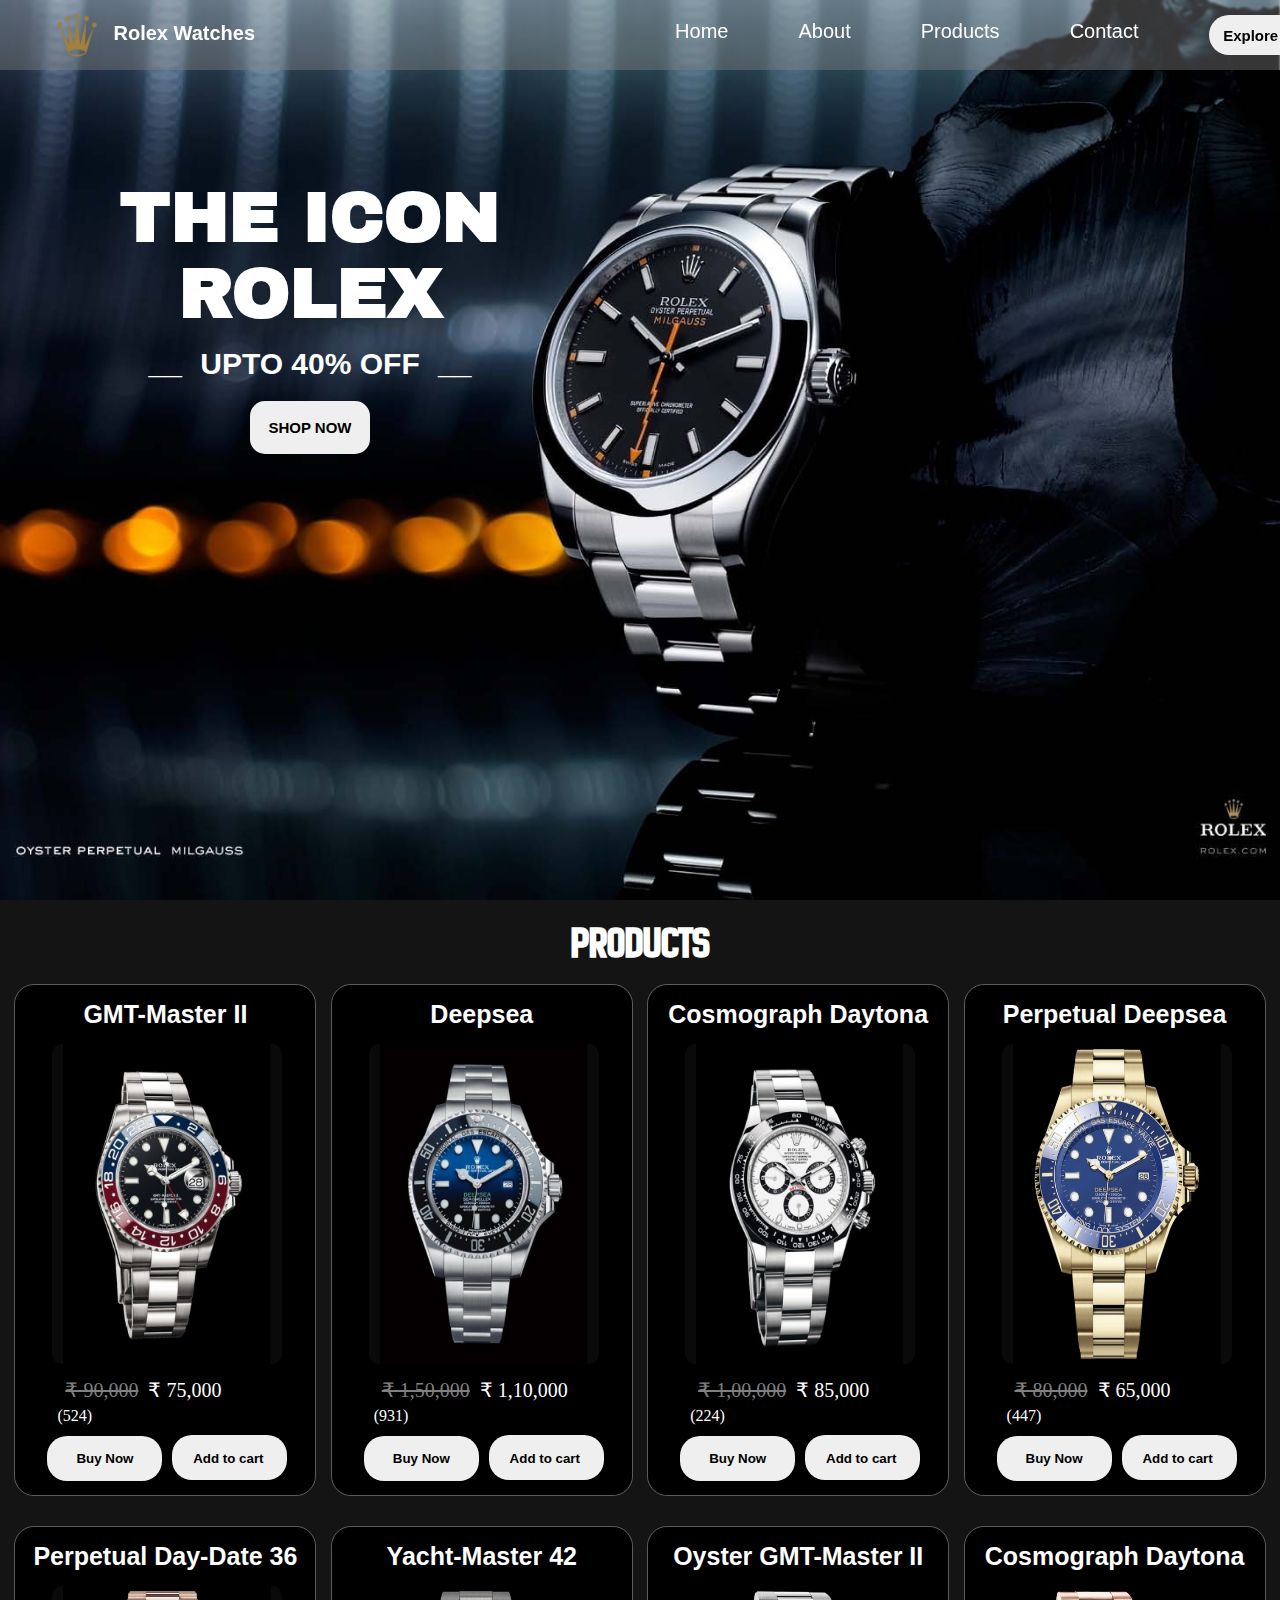
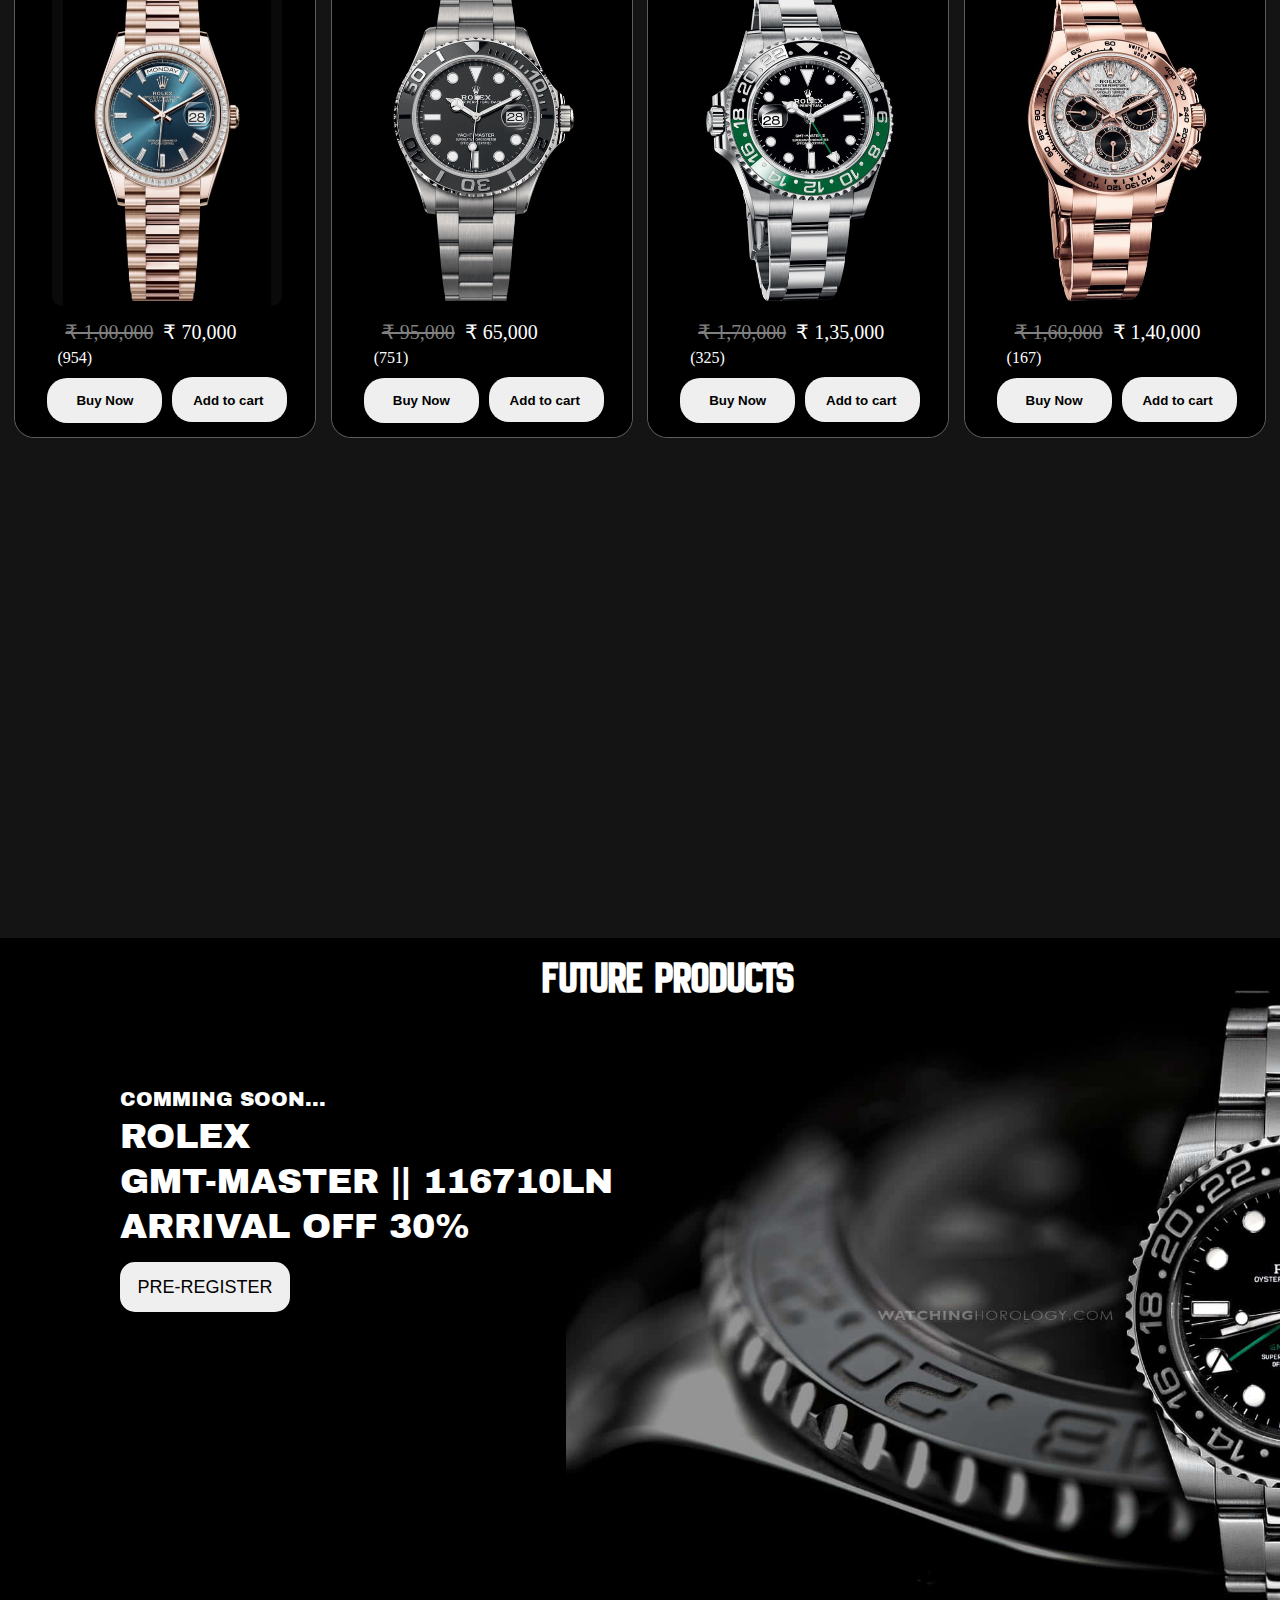
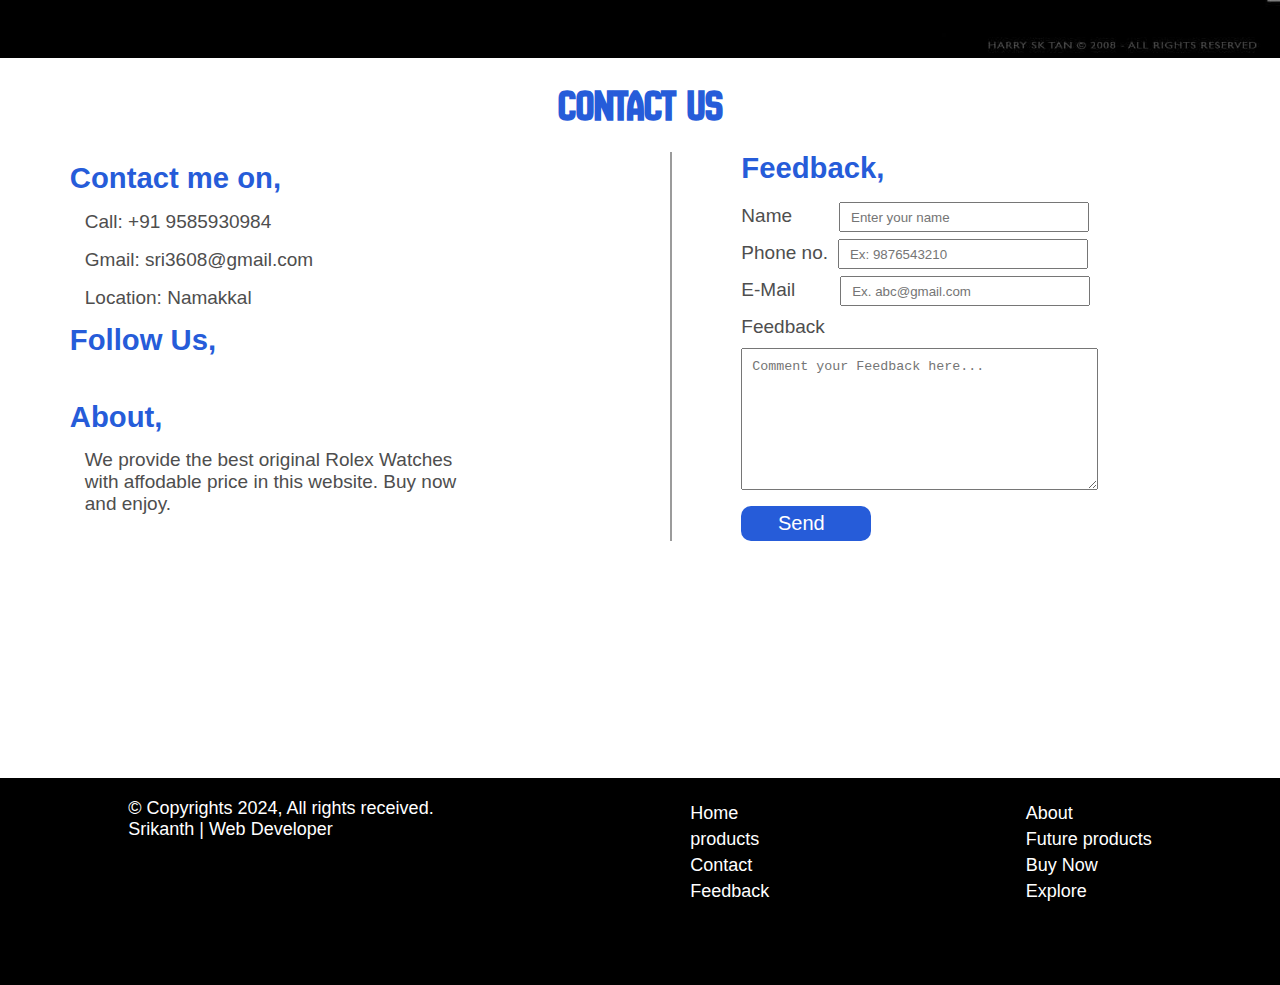
<file: index.html>
<!DOCTYPE html>
<html lang="en">

<head>
    <meta charset="UTF-8">
    <meta name="viewport" content="width=device-width, initial-scale=1.0">
    <link rel="stylesheet" href="https://cdnjs.cloudflare.com/ajax/libs/font-awesome/6.6.0/css/all.min.css"
        integrity="sha512-Kc323vGBEqzTmouAECnVceyQqyqdsSiqLQISBL29aUW4U/M7pSPA/gEUZQqv1cwx4OnYxTxve5UMg5GT6L4JJg=="
        crossorigin="anonymous" referrerpolicy="no-referrer" />
    <link
        href="https://fonts.googleapis.com/css2?family=Archivo+Black&family=Bangers&family=New+Amsterdam&family=Permanent+Marker&family=Sriracha&family=Yanone+Kaffeesatz:wght@200..700&display=swap"
        rel="stylesheet">
    <link rel="stylesheet" href="style.css">
    <link rel="shortcut icon" href="./img/logo.png" type="image/x-icon">
    <title>Rolex</title>
</head>
 
<body>
    <div class="pages" id="pages">
        <div class="container">
            <header>
                <img src="./img/logo.png" alt="">
                <p>Rolex Watches</p>
            </header>
            <nav>
                <ul>
                    <li><a href="#pages">Home</a></li>
                    <li><a href="#number">About</a></li>
                    <li><a href="#buy">Products</a></li>
                    <li><a href="#number">Contact</a></li>
                    <li><button>Explore Now</button></li>
                </ul>
            </nav>
        </div>
        <div class="maincont" id="maincont">
            <h1>THE ICON</h1>
            <h1>ROLEX</h1>
            <h3><span>__</span> UPTO 40% OFF <span>__</span></h3>
            <button>SHOP NOW</button>
            <div class="social">
                <a href="https://wa.me/9585930984" target="_blank"><i class="fa-brands fa-whatsapp"
                        id="whatsapp"></i></a>
                <a href="https://www.instagram.com/_srikanth_s_sri_/" target="_blank"><i class="fa-brands fa-instagram"
                        id="instagram"></i></a>
                <a href="https://www.facebook.com/profile.php?id=100036920080630&mibextid=ZbWKwL" target="_blank"><i
                        class="fa-brands fa-facebook" id="facebook"></i></a>
                <a href="https://www.youtube.com" target="_blank"><i class="fa-brands fa-youtube" id="youtube"></i></a>
            </div>
        </div>
    </div>
    <!-- first end -->
    <section class="buy" id="buy">
        <h1>Products</h1>
        <div class="contimg">
            <div class="products">
                <div class="images">
                    <h1>GMT-Master II</h1>
                    <img src="./img/rolex 1.jpg" alt="">
                    <p><span class="str">₹ 90,000</span><span class="price">₹ 75,000</span></p>
                    <div class="icons">
                        <i class="fa-solid fa-star" style="color: #FFD43B;"></i>
                        <i class="fa-solid fa-star" style="color: #FFD43B;"></i>
                        <i class="fa-solid fa-star" style="color: #FFD43B;"></i>
                        <i class="fa-regular fa-star" style="color: #FFD43B;"></i>
                        <i class="fa-regular fa-star" style="color: #FFD43B;"></i><span class="rev">(524)</span><br>
                        <button class="byebtn">Buy Now</button><button class="cartbtn">Add to cart<i
                                class="fa-solid fa-cart-shopping" style="color: #ff8838;"></i></button>
                    </div>
                </div>
            </div>
            <div class="products">
                <div class="images">
                    <h1>Deepsea</h1>
                    <img src="./img/rolex 2.jpg" alt="">
                    <p><span class="str">₹ 1,50,000</span><span class="price">₹ 1,10,000</span></p>
                    <div class="icons">
                        <i class="fa-solid fa-star" style="color: #FFD43B;"></i>
                        <i class="fa-solid fa-star" style="color: #FFD43B;"></i>
                        <i class="fa-regular fa-star" style="color: #FFD43B;"></i>
                        <i class="fa-regular fa-star" style="color: #FFD43B;"></i>
                        <i class="fa-regular fa-star" style="color: #FFD43B;"></i><span class="rev">(931)</span><br>
                        <button class="byebtn">Buy Now</button><button class="cartbtn">Add to cart<i
                                class="fa-solid fa-cart-shopping" style="color: #ff8838;"></i></button>
                    </div>
                </div>
            </div>
            <div class="products">
                <div class="images">
                    <h1>Cosmograph Daytona</h1>
                    <img src="./img/rolex 3.jpg" alt="">
                    <p><span class="str">₹ 1,00,000</span><span class="price">₹ 85,000</span></p>
                    <div class="icons">
                        <i class="fa-solid fa-star" style="color: #FFD43B;"></i>
                        <i class="fa-solid fa-star" style="color: #FFD43B;"></i>
                        <i class="fa-solid fa-star" style="color: #FFD43B;"></i>
                        <i class="fa-solid fa-star" style="color: #FFD43B;"></i>
                        <i class="fa-regular fa-star" style="color: #FFD43B;"></i><span class="rev">(224)</span><br>
                        <button class="byebtn">Buy Now</button><button class="cartbtn">Add to cart<i
                                class="fa-solid fa-cart-shopping" style="color: #ff8838;"></i></button>
                    </div>
                </div>
            </div>
            <div class="products">
                <div class="images">
                    <h1>Perpetual Deepsea</h1>
                    <img src="./img/rolex 4.jpg" alt="">
                    <p><span class="str">₹ 80,000</span><span class="price">₹ 65,000</span></p>
                    <div class="icons">
                        <i class="fa-solid fa-star" style="color: #FFD43B;"></i>
                        <i class="fa-solid fa-star" style="color: #FFD43B;"></i> <i class="fa-regular fa-star"
                            style="color: #FFD43B;"></i>
                        <i class="fa-regular fa-star" style="color: #FFD43B;"></i>
                        <i class="fa-regular fa-star" style="color: #FFD43B;"></i><span class="rev">(447)</span><br>
                        <button class="byebtn">Buy Now</button><button class="cartbtn">Add to cart<i
                                class="fa-solid fa-cart-shopping" style="color: #ff8838;"></i></button>
                    </div>
                </div>
            </div>
            <div class="products">
                <div class="images">
                    <h1>Perpetual Day-Date 36</h1>
                    <img src="./img/rolex 5.jpg" alt="">
                    <p><span class="str">₹ 1,00,000</span><span class="price">₹ 70,000</span></p>
                    <div class="icons">
                        <i class="fa-solid fa-star" style="color: #FFD43B;"></i>
                        <i class="fa-solid fa-star" style="color: #FFD43B;"></i>
                        <i class="fa-solid fa-star" style="color: #FFD43B;"></i>
                        <i class="fa-solid fa-star" style="color: #FFD43B;"></i>
                        <i class="fa-regular fa-star" style="color: #FFD43B;"></i><span class="rev">(954)</span><br>
                        <button class="byebtn">Buy Now</button><button class="cartbtn">Add to cart<i
                                class="fa-solid fa-cart-shopping" style="color: #ff8838;"></i></button>
                    </div>
                </div>
            </div>
            <div class="products">
                <div class="images">
                    <h1>Yacht-Master 42</h1>
                    <img src="./img/rolex 6.jpg" alt="">
                    <p><span class="str">₹ 95,000</span><span class="price">₹ 65,000</span></p>
                    <div class="icons">
                        <i class="fa-solid fa-star" style="color: #FFD43B;"></i>
                        <i class="fa-solid fa-star" style="color: #FFD43B;"></i>
                        <i class="fa-solid fa-star" style="color: #FFD43B;"></i>
                        <i class="fa-regular fa-star" style="color: #FFD43B;"></i>
                        <i class="fa-regular fa-star" style="color: #FFD43B;"></i><span class="rev">(751)</span><br>
                        <button class="byebtn">Buy Now</button><button class="cartbtn">Add to cart<i
                                class="fa-solid fa-cart-shopping" style="color: #ff8838;"></i></button>
                    </div>
                </div>
            </div>
            <div class="products">
                <div class="images">
                    <h1>Oyster GMT-Master II</h1>
                    <img src="./img/rolex 7.jpg" alt="">
                    <p><span class="str">₹ 1,70,000</span><span class="price">₹ 1,35,000</span></p>
                    <div class="icons">
                        <i class="fa-solid fa-star" style="color: #FFD43B;"></i>
                        <i class="fa-solid fa-star" style="color: #FFD43B;"></i>
                        <i class="fa-regular fa-star" style="color: #FFD43B;"></i>
                        <i class="fa-regular fa-star" style="color: #FFD43B;"></i>
                        <i class="fa-regular fa-star" style="color: #FFD43B;"></i><span class="rev">(325)</span><br>
                        <button class="byebtn">Buy Now</button><button class="cartbtn">Add to cart<i
                                class="fa-solid fa-cart-shopping" style="color: #ff8838;"></i></button>
                    </div>
                </div>
            </div>
            <div class="products">
                <div class="images">
                    <h1>Cosmograph Daytona</h1>
                    <img src="./img/rolex 8.jpg" alt="">
                    <p><span class="str">₹ 1,60,000</span><span class="price">₹ 1,40,000</span></p>
                    <div class="icons">
                        <i class="fa-solid fa-star" style="color: #FFD43B;"></i>
                        <i class="fa-solid fa-star" style="color: #FFD43B;"></i>
                        <i class="fa-solid fa-star" style="color: #FFD43B;"></i>
                        <i class="fa-solid fa-star" style="color: #FFD43B;"></i>
                        <i class="fa-regular fa-star" style="color: #FFD43B;"></i><span class="rev">(167)</span><br>
                        <button class="byebtn">Buy Now</button><button class="cartbtn">Add to cart<i
                                class="fa-solid fa-cart-shopping" style="color: #ff8838;"></i></button>
                    </div>
                </div>
            </div>
        </div>
    </section>
    <!-- product end -->
    <section class="future" id="future">
        <img src="./img/futute bg.jpg" alt="">
        <h1 class="hd">Future Products</h1>
        <div class="futurecont">
            <p class="comsoon">COMMING SOON...</p>
            <p>ROLEX</p>
            <p>GMT-MASTER || 116710LN</p>
            <p>ARRIVAL OFF <span>30%</span></p>
            <button>PRE-REGISTER</button>
        </div>
    </section>
    <!-- end -->
    <section class="contact">
        <h1>Contact Us</h1>
        <div class="contflex">
            <div class="number" id="number">
                <h3><i class="fa-solid fa-user" style="color: #265cd9"></i> Contact me on,</h3>
                <p><i class="fa-solid fa-phone" style="color: gray;"></i> Call: +91 9585930984</p>
                <p><i class="fa-solid fa-envelope" style="color: gray;"></i> Gmail: sri3608@gmail.com</p>
                <p><i class="fa-solid fa-location-dot" style="color: gray;"></i> Location: Namakkal</p>
                <h3>Follow Us,</h3>
                <div class="social2">

                    <a href="https://wa.me/9585930984" target="_blank"><i class="fa-brands fa-whatsapp"
                            id="whatsapp"></i></a>
                    <a href="https://www.instagram.com/_srikanth_s_sri_/" target="_blank"><i
                            class="fa-brands fa-instagram" id="instagram"></i></a>
                    <a href="https://www.facebook.com/profile.php?id=100036920080630&mibextid=ZbWKwL" target="_blank"><i
                            class="fa-brands fa-facebook" id="facebook"></i></a>
                    <a href="https://www.youtube.com" target="_blank"><i class="fa-brands fa-youtube"
                            id="youtube"></i></a>
                </div>
                <h3>About,</h3>
                <p>We provide the best original Rolex Watches with affodable price in this website. Buy now and enjoy.
                </p>

            </div>
            <div class="bar"></div>
            <div class="feedback">
                <h3><i class="fa-solid fa-comment" style="color: #265cd9;"></i> Feedback,</h3>
                <label for="name" class="r1">Name</label><input type="text" name="name"
                    placeholder="Enter your name"><br>
                <label for="phoneno">Phone no.</label><input type="text" name="phoneno"
                    placeholder="Ex: 9876543210"><br>
                <label for="emil" class="r2">E-Mail</label><input type="text" name="emil"
                    placeholder="Ex. abc@gmail.com"><br>
                <p>Feedback</p><textarea name="" id="" cols="40" rows="8"
                    placeholder="Comment your Feedback here..."></textarea><br>
                <button>Send<i class="fa-solid fa-paper-plane"></i></button>
            </div>
        </div>
    </section>
    <!-- end -->
    <footer>
        <div>
            <p>&copy; Copyrights 2024, All rights received.</p>
            <p class="sr">Srikanth | Web Developer</p>
        </div>
        <div>
            <a href="#pages">Home</a>
            <a href="#buy">products</a>
            <a href="#number">Contact</a>
            <a href="#number">Feedback</a>
        </div>
        <div>
            <a href="#number">About</a>
            <a href="#future">Future products</a>
            <a href="#buy">Buy Now</a>
            <a href="#pages">Explore</a>
        </div>
    </footer>
</body>

</html>
</file>
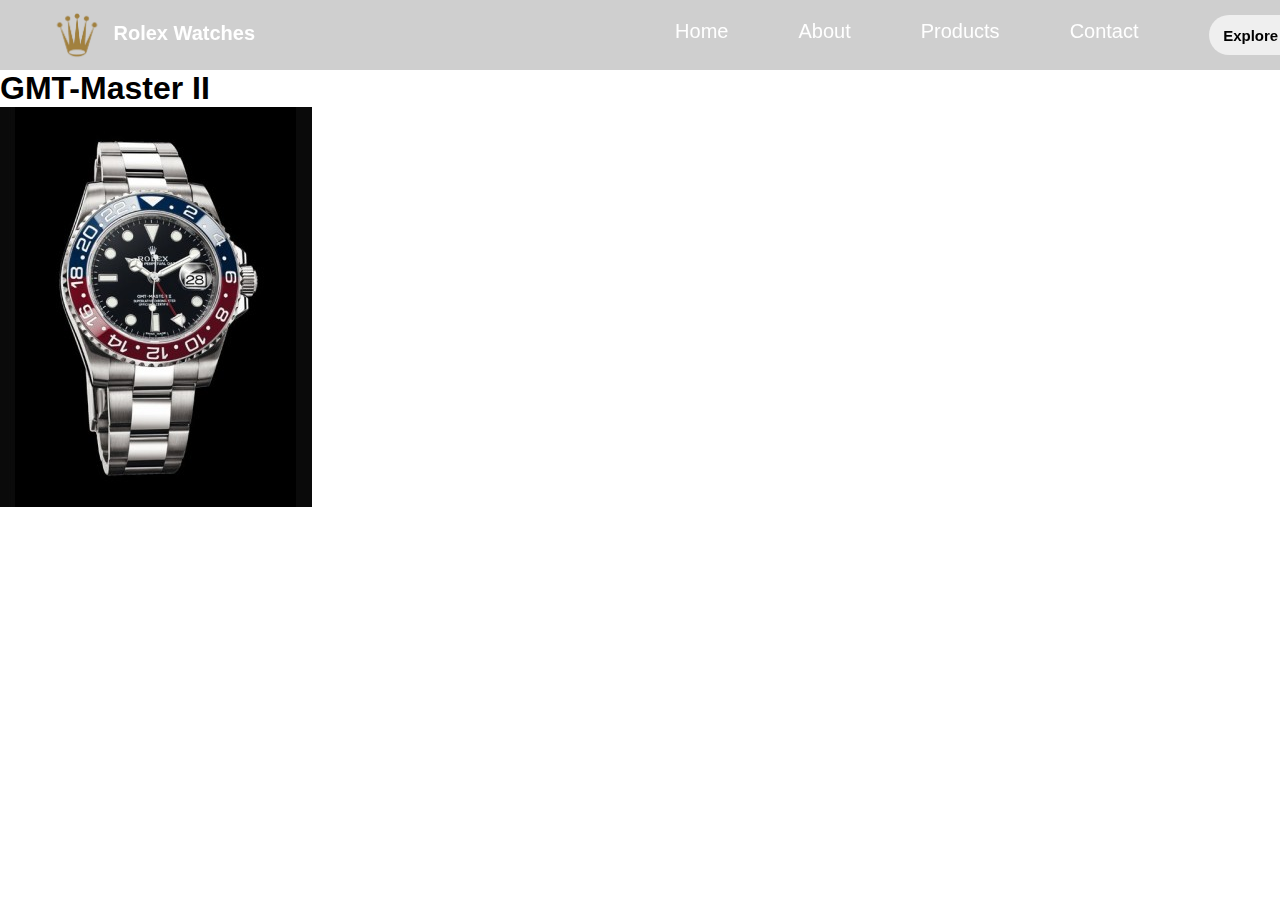
<file: gmtmaster2.html>
<!DOCTYPE html>
<html lang="en">
<head>
    <meta charset="UTF-8">
    <meta name="viewport" content="width=device-width, initial-scale=1.0">
    <link rel="stylesheet" href="product.css">
    <title>Document</title>
</head>
<body>
    <div class="pages" id="pages">
        <div class="container">
            <header>
                <img src="./img/logo.png" alt="">
                <p>Rolex Watches</p>
            </header>
            <nav>
                <ul>
                    <li><a href="#pages">Home</a></li>
                    <li><a href="#number">About</a></li>
                    <li><a href="#buy">Products</a></li>
                    <li><a href="#number">Contact</a></li>
                    <li><button>Explore Now</button></li>
                </ul>
            </nav>
        </div>
    <h1>GMT-Master II</h1>
    <img src="./img/rolex 1.jpg" alt="">
</body>
</html>
</file>
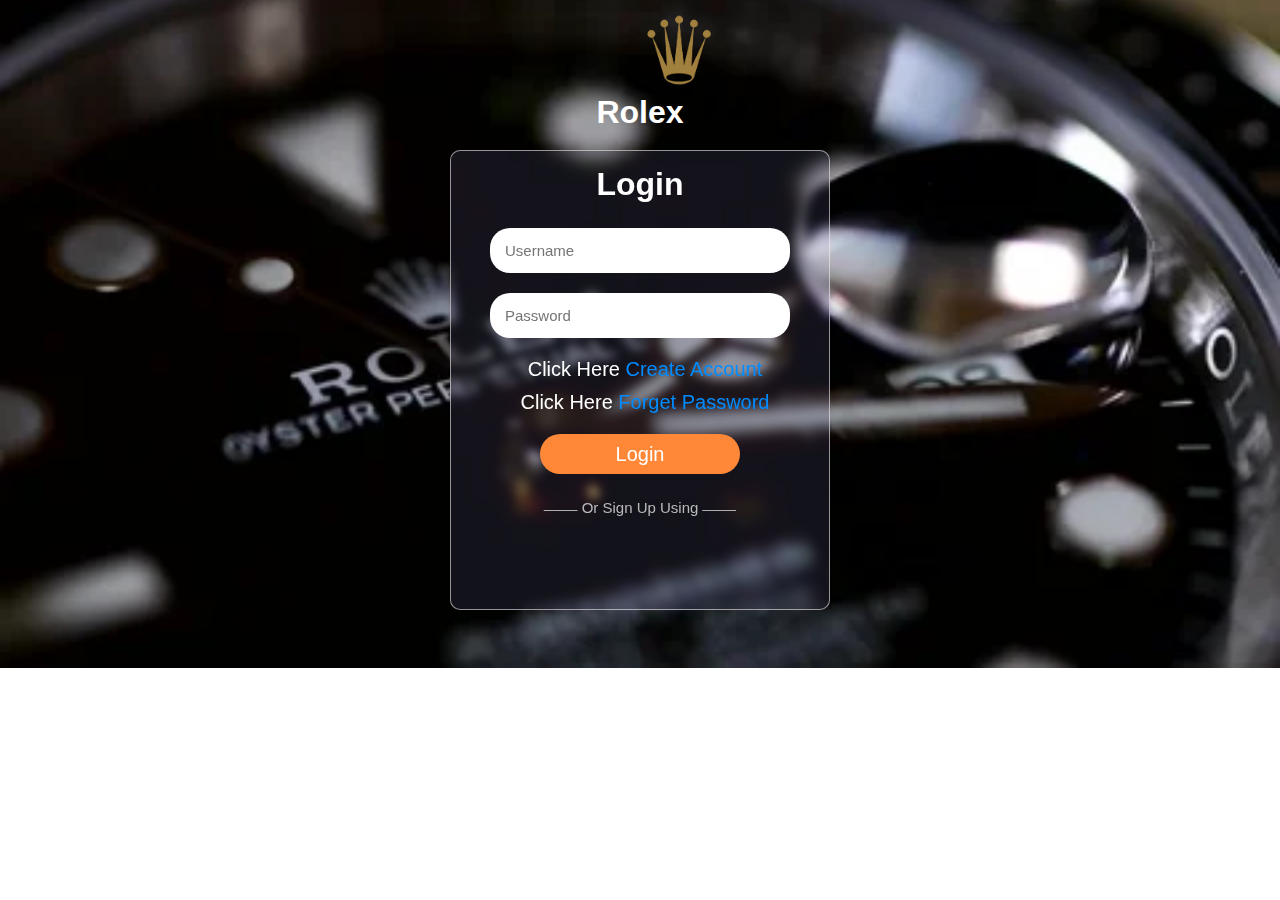
<file: log.html>
<!DOCTYPE html>
<html lang="en">

<head>
    <meta charset="UTF-8">
    <meta name="viewport" content="width=device-width, initial-scale=1.0">
    <link rel="stylesheet" href="https://cdnjs.cloudflare.com/ajax/libs/font-awesome/6.6.0/css/all.min.css"
        integrity="sha512-Kc323vGBEqzTmouAECnVceyQqyqdsSiqLQISBL29aUW4U/M7pSPA/gEUZQqv1cwx4OnYxTxve5UMg5GT6L4JJg=="
        crossorigin="anonymous" referrerpolicy="no-referrer" />
        <link rel="shortcut icon" href="./img/logo.png" type="image/x-icon">
    <link rel="stylesheet" href="log.css">
    <title>Rolex - Login</title>
</head>

<body>
    <header>
        <img src="./img/logo.png" alt="" srcset=""><br>
        <h1>Rolex</h1>
    </header>
    <form action="">
        <h1>Login</h1>
        <i class="fa-solid fa-user" style="color: black;" id="i1"></i></i><input type="text" placeholder="Username" required><br>
        <i class="fa-solid fa-lock" style="color: black;" id="i2"></i><input type="password" placeholder="Password" required><br>
        <p>click here <a href="">Create account</a></p>
        <p>click here <a href="">Forget password</a></p>
       <button><a href="index.html" class="abtn" target="_blank">Login</button></a>
        <p class="signpara"> <span>____</span> or Sign Up Using <span> ____</span></p>
        <div class="social">
            <i class="fa-brands fa-google" style="color: #e23c55;"></i>
            <i class="fa-brands fa-facebook" style="color: #2594e9;"></i>
            <i class="fa-brands fa-apple" style="color: #ffffff;"></i>
        </div>
    </form>
</body>

</html>
</file>
<file: style.css>
*{
    margin: 0;
    padding: 0;
    box-sizing: border-box;
}
.pages{
    background-image: url(./img/rolex\ bg.jpg);
    background-position: center;
    background-repeat: no-repeat;
    background-size: cover;
    /* backdrop-filter: blur(3px); */
    height: 100vh;
    font-family: sans-serif;
}
.container{
    backdrop-filter: blur(1px);
    background-color: rgb(134, 134, 134,0.4);
    color: white;
    display: flex;
    padding: 10px;
    width: 1349px;
    height: 70px;
    font-size: 20px;
}
.container header{
    margin-left: 30px;
    display: flex;
    font-weight: 600;
}
.container header p{
    margin-top: 12px;
}
.container header img{
    position: relative;

}
.container nav ul{
    display: flex;
    justify-content: space-around;
    list-style: none;
    margin-left: 350px;
}
.container nav ul li{
    display: flex;
    justify-content: space-around;
}
.container nav ul li a{
    text-decoration: none;
    color: white;
    margin-left: 70px;
    margin-top: 10px;
    font-weight: 500;
}
.container nav ul li a:hover{
    color: #ff8838;
}
.container nav ul li button{
    width: 120px;
    height: 40px;
    border-radius: 20px;
    border: none;
    font-size: 15px;
    font-weight: 600;
    margin-left: 70px;
    margin-top: 5px;
}
.container nav ul li button:hover{
    background-color: #ff8838;
    color: white;
}
/* end */

.maincont{
    margin-top: 110px;
    margin-left: 60px;
    text-align: center;
    width: 500px;
}
.maincont h1{
    color: white;
    font-size: 70px;
    font-family: "Archivo Black", serif;
}
.maincont h3{
    color: white;
    font-size: 30px;
    margin-top: 15px;
}
.maincont span{
    color: white;
    font-size: 30px;
    width: 300px;
    margin: 10px;
}
.maincont button{
    margin: 20px;
    padding: 18px;
    font-size: 15px;
    border: none;
    border-radius: 15px;
    font-weight: 600;
}
.maincont button:hover{
    background-color: #ff8838;
    color: white;
}
.maincont .social{
    font-size: 35px;
    margin-top: 15px;
}
.maincont .social i{
    margin-right: 15px;
    color: white;
}
.maincont .social #whatsapp:hover{
    color: #00ff40;
    font-size: 40px;
}
.maincont .social #instagram:hover{
    color: #da25c2;
    font-size: 40px;
}
.maincont .social #facebook:hover{
    color: #265cd9;
    font-size: 40px;
}
.maincont .social #youtube:hover{
    color: #ff0000;
    font-size: 40px;
}

/* end */
.buy{
    height: 182vh;
    background-color: rgb(20, 20, 20);
}
.buy h1{
    color: white;
    text-align: center;
    padding: 15px;
    font-size: 45px;
    font-family: "New Amsterdam", serif;
}
.buy .contimg{
    display: flex;
    justify-content: space-evenly;
    flex-wrap: wrap;
}
.buy .products{
    border: 1px solid rgb(201, 201, 201,0.4);
    border-radius: 20px;
    margin-bottom: 30px;
}
.buy .products .images{
    background-color: black;
    width: 300px;
    height: 510px;
    border-radius: 20px;
}
.buy .products .images h1{
    color: white;
    font-family: sans-serif;
    font-size: 25px;
    text-align: center;
}
.buy .products .images img{
    height: 320px;
    width: 230px;
    margin-left: 37px;
    border-radius: 10px;
}
.buy .products .images img:hover{
    opacity: 0.5;
    
}
.buy .products .images:hover{
    box-shadow: 3px 3px 10px gray;
}
.buy .products .images p{
    margin-left: 20px;
    margin-top: 10px;
    font-size: 20px;
}
.buy .products .images .str{
    color: gray;
    margin-left: 30px;
    text-decoration: line-through;
}
.buy .products .images .price{
    color: white;
    margin-left: 10px;
}
.buy .products .images .icons{
    margin-left: 32px;
    margin-top: 5px;
}
.buy .products .images .icons .rev{
    color: white;
    display: inline;
    margin-left: 10px;
    margin-top: 5px;
}
.buy .products .images button{
    margin-top: 10px;
    border: none;
    border-radius: 20px;
    font-weight: 700;
}
.buy .products .images .byebtn{
    width: 115px;
    height: 45px;
}
.buy .products .images .cartbtn{
    margin-left: 10px;
    width: 115px;
    height: 45px;
}
.buy .products .images .cartbtn i{
    font-size: 15px;
    margin-left: 3px;
}
.buy .products .images button:hover{
    background-color: #ff8838;
    color: white;
}
/* end */

.future{
    height: 80vh;
    background-color: black;
    position: relative;
}
.future img{
    height: 80vh;
    position: absolute;
    left: 566px;
    /* margin-left: 370px; */
}
.future .hd{
    padding: 12px;
    font-size: 45px;
    color: white;
    position: absolute;
    left: 530px;    
    font-family: "New Amsterdam", serif;
}
.future .futurecont{
    padding-left: 120px;
    padding-top: 150px;
    position: absolute;
    color: white;
    font-family: "Archivo Black", serif;
}
.future .futurecont .comsoon{
    font-size: 20px;
}

.future .futurecont p{
    padding-bottom: 7px;
    font-size: 35px;
}

.future .futurecont button{
    margin-top: 10px;
    width: 170px;
    height: 50px;
    border-radius: 15px;
    border: none;
    font-size: 18px;
    font-weight: 500;
}
.future .futurecont button:hover{
    background-color: #ff8838;
    color: white;
}
/* end future producr */

.contact{
    height: 80vh;
    font-family: sans-serif;
    color: rgb(78, 78, 78);
}
.contact h1{
    font-size: 45px;
    text-align: center;
    padding: 20px;
    color: #265cd9;
    font-family: "New Amsterdam", serif;
}

.contact .contflex div:nth-child(2){
    border: 1px solid rgb(155, 155, 155);
}
.contact .contflex{
    display: flex;
    justify-content: space-evenly;
    font-size: 25px;
    /* margin-top: 30px; */
}
.contact .contflex h3{
    color: #265cd9;
    margin-bottom: 10px;
}
.contact .contflex h3 i{
    font-size: 25px;
}
.contact .contflex .number{
    /* margin-right: 100px; */
    margin-right: 100px;
    margin-top: 10px;
}
.contact .contflex .number p{
    width: 400px;
    font-size: 19px;
    margin: 15px;
}
.contact .contflex .number p i{
    font-size: 20px;
}

.contact .contflex .feedback{
    margin-right: 100px;
}
.contact .contflex .feedback input{
    width: 250px;
    height: 30px;
    margin-right: 20px;
    margin-top: 7px;
    padding: 10px;
    
}
.contact .contflex .feedback label{
    margin-right: 10px;
    font-size: 19px;
}
.contact .contflex .feedback p{
    margin: 10px 10px 0px 0px;
    font-size: 19px;
}
.contact .contflex .feedback .r1{
    margin-right: 47px;
}
.contact .contflex .feedback .r2{
    margin-right: 45px;
}
.contact .contflex .feedback textarea{
    margin-top: 10px;
    padding: 10px;
}
.contact .contflex .feedback button{
    width: 130px;
    height: 35px;
    font-size: 20px;
    background-color: #265cd9;
    color: white;
    border: none;
    margin-top: 10px;
    border-radius: 10px;
}
.contact .contflex .feedback button i{
    margin-left: 10px;
    color: white;
}
.contact .contflex .feedback button:hover{
    background-color: white;
    color: #265cd9;
    border: 1px solid #265cd9;
}
.social2 i{
    color: black;
    font-size: 30px;
    /* margin: 3px 10px 7px 0px; */
    margin: 10px;
}
.social2 #whatsapp:hover{
    color: #00ff40;
    font-size: 40px;
}
.social2 #instagram:hover{
    color: #da25c2;
    font-size: 40px;
}
.social2 #facebook:hover{
    color: #265cd9;
    font-size: 40px;
}
.social2 #youtube:hover{
    color: #ff0000;
    font-size: 40px;
}

/* end contact */

footer{
    height: 23vh;
    background-color: black;
    color: white;
    display: flex;
    justify-content: space-around;
    padding-top: 20px;
    font-size: 18px;
    font-family: sans-serif;
}
footer div:nth-child(2) a{
    text-decoration: none;
    margin-top: 5px;
    color: white;
    display: block;
}
footer div:nth-child(3) a{
    text-decoration: none;
    margin-top: 5px;
    color: white;
    display: block;
}
footer div:nth-child(1):hover, footer div a:hover {
    color: #ff8838;
}
/* end footer */
</file>
<file: product.css>
*{
    margin: 0;
    padding: 0;
    box-sizing: border-box;
}
.pages{
    /* background-image: url(./img/rolex\ bg.jpg); */
    background-position: center;
    background-repeat: no-repeat;
    background-size: cover;
    /* backdrop-filter: blur(3px); */
    height: 100vh;
    font-family: sans-serif;
}
.container{
    backdrop-filter: blur(1px);
    background-color: rgb(134, 134, 134,0.4);
    color: white;
    display: flex;
    padding: 10px;
    width: 1349px;
    height: 70px;
    font-size: 20px;
}
.container header{
    margin-left: 30px;
    display: flex;
    font-weight: 600;
}
.container header p{
    margin-top: 12px;
}
.container header img{
    position: relative;

}
.container nav ul{
    display: flex;
    justify-content: space-around;
    list-style: none;
    margin-left: 350px;
}
.container nav ul li{
    display: flex;
    justify-content: space-around;
}
.container nav ul li a{
    text-decoration: none;
    color: white;
    margin-left: 70px;
    margin-top: 10px;
    font-weight: 500;
}
.container nav ul li a:hover{
    color: #ff8838;
}
.container nav ul li button{
    width: 120px;
    height: 40px;
    border-radius: 20px;
    border: none;
    font-size: 15px;
    font-weight: 600;
    margin-left: 70px;
    margin-top: 5px;
}
.container nav ul li button:hover{
    background-color: #ff8838;
    color: white;
}
</file>
<file: log.css>
* {
    margin: 0;
    padding: 0;
    box-sizing: border-box;
}
body{
    background-image: url(./img/logbg2.webp);
    background-position: center;
    background-repeat: no-repeat;
    background-size: cover;
    font-family: sans-serif;
}
header {
    height: 145px;
}

header img {
    height: 80px;
    margin-left: 620px;
    margin-top: 10px; 
}

header h1 {
    text-align: center;
    margin-bottom: 10px;
    color: white;
}

form {
    border: 1px solid rgb(240, 235, 235, 0.6);
    height: 460px;
    width: 380px;
    margin: 5px auto;
    text-align: center;
    background-color: rgba(176, 176, 1766, 0.1);
    backdrop-filter: blur(5px);
    /* -webkit-backdrop-filter: blur(5px); */
    border-radius: 10px;
    position: relative;

}
form #i1{
    position: absolute;
    left: 300px;
    top: 88px;
    font-size: 20px;
}
form #i2{
    position: absolute;
    left: 300px;
    top: 153px;
    font-size: 20px;
}
form h1 {
    color: white;
    margin: 15px
}

form input {
    width: 300px;
    border-radius: 20px;
    border: none;
    margin-top: 10px;
    height: 45px;
    padding: 15px;
    font-size: 15px;
    margin-bottom: 10px;
}

form p {
    font-size: 20px;
    color: white;
    margin-top: 10px;
    margin-left: 10px;
    text-transform: capitalize;
}

form a {
    text-decoration: none;
    color: #008cff;
}
form a:hover{
    text-decoration: underline;
}
form button {
    margin-top: 20px;
    width: 200px;
    height: 40px;
    border: none;
    border-radius: 20px;
    font-size: 20px;
    background-color: #ff8838;
}
form button:hover{
    background-color: #ce7438;
    color: white;
}
form .abtn{
    color: white;
}
form .signpara{
    margin: 25px;
    color: rgb(185, 185, 185);
    font-size: 15PX;
}
form .social{
    font-size: 38px;
}
form .social i{
    margin-left: 10px;
}
form .social i:hover{
    font-size: 50px;
}

form span{
    position: relative;
    bottom: 5px;
}
</file>
